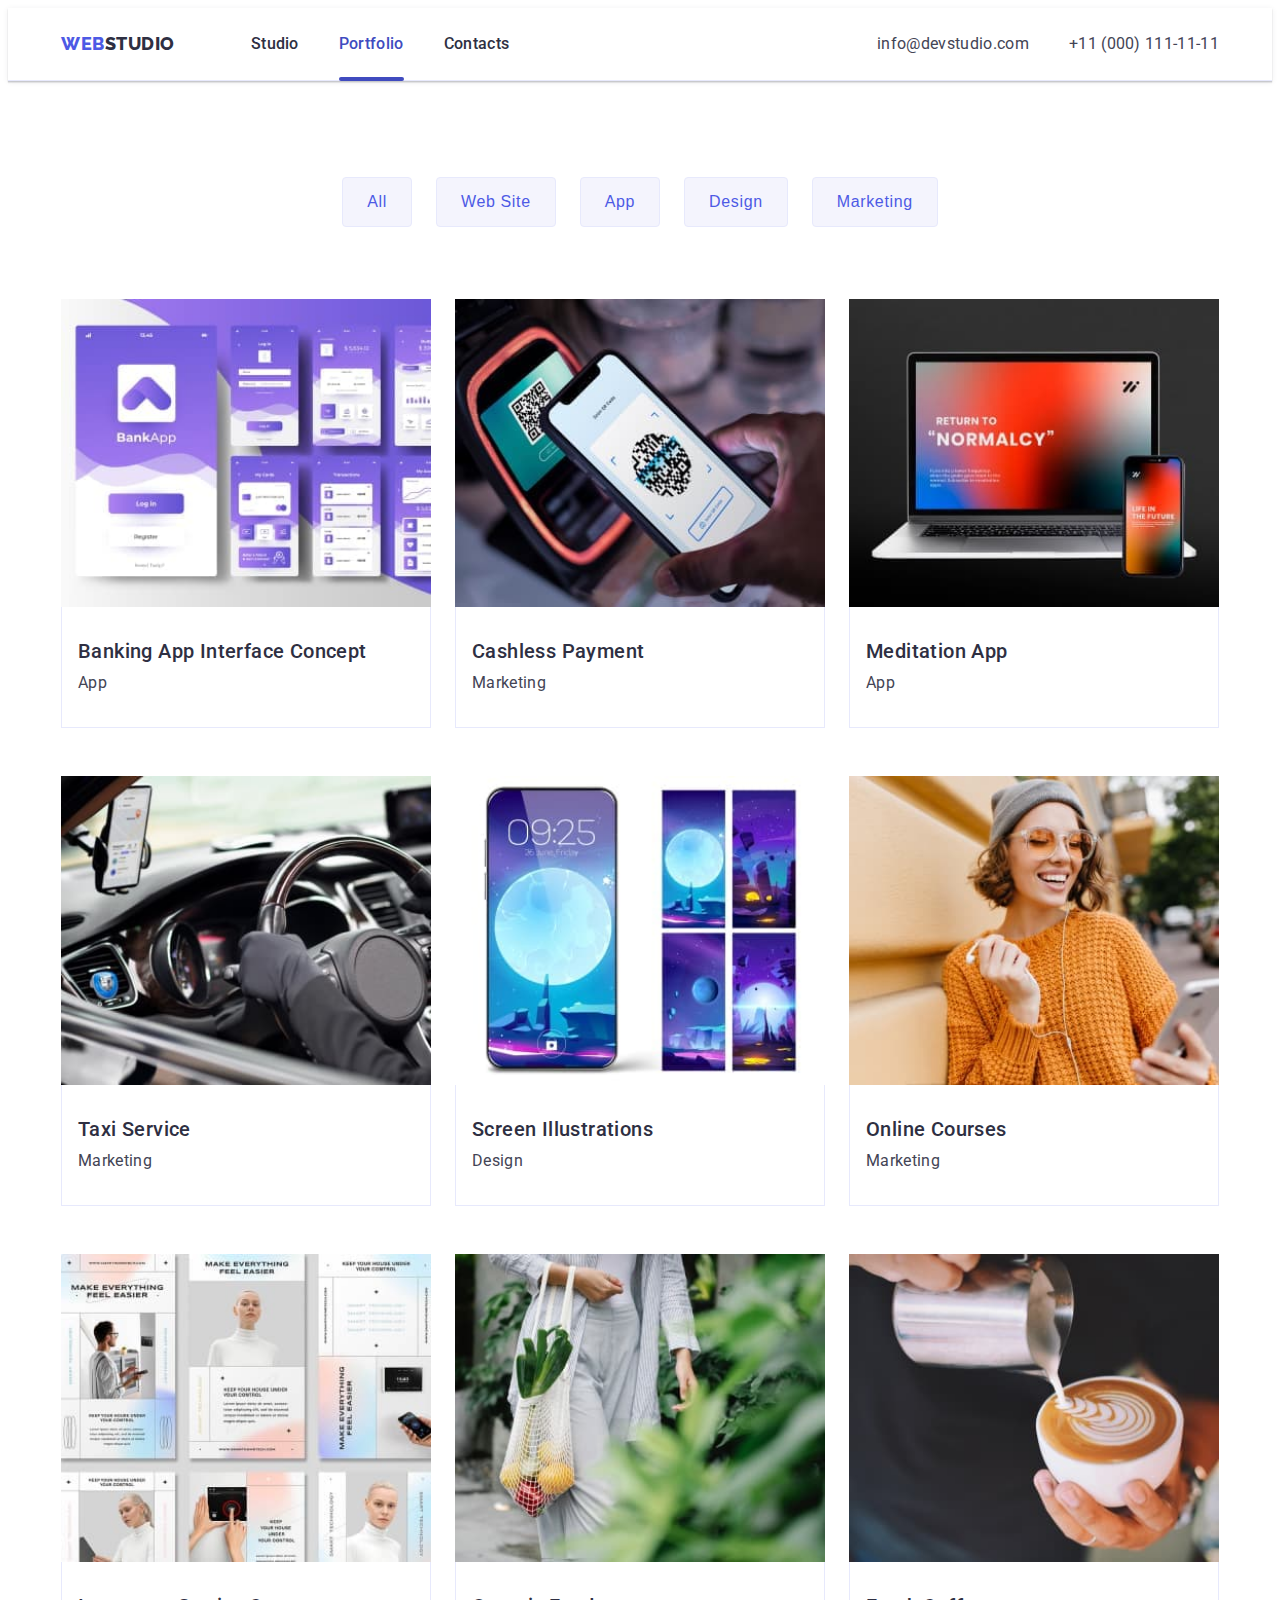
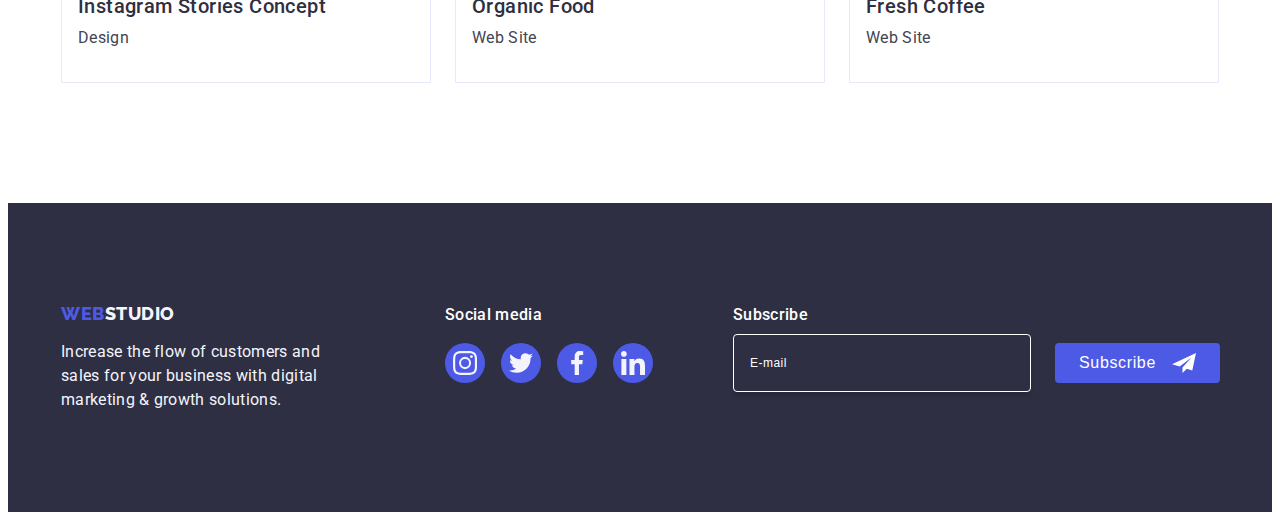
<file: portfolio.html>
<!DOCTYPE html>
<html lang="en">
  <head>
    <meta charset="UTF-8" />
    <meta name="viewport" content="width=device-width, initial-scale=1.0" />
    <link rel="preconnect" href="https://fonts.googleapis.com" />
    <link rel="preconnect" href="https://fonts.gstatic.com" crossorigin />
    <link
      href="https://fonts.googleapis.com/css2?family=Raleway:wght@800&family=Roboto:wght@400;500;700;900&display=swap"
      rel="stylesheet"
    />
    <link
      rel="stylesheet"
      href="https://cdnjs.cloudflare.com/ajax/libs/modern-normalize/2.0.0/modern-normalize.min.css"
      integrity="sha512-4xo8blKMVCiXpTaLzQSLSw3KFOVPWhm/TRtuPVc4WG6kUgjH6J03IBuG7JZPkcWMxJ5huwaBpOpnwYElP/m6wg=="
      crossorigin="anonymous"
      referrerpolicy="no-referrer"
    />
    <link rel="stylesheet" href="./css/styles.css" />
    <title>Studio</title>
  </head>

  <body>
    <div class="page-container">
      <!-- Header -->
      <header class="header">
        <div class="container">
          <nav class="header-nav">
            <a class="logo" href="./index.html"
              >Web<span class="logo-studio-b">Studio</span></a
            >
            <ul class="nav-list body-medium">
              <li class="nav-list-item">
                <a href="./index.html" class="nav-list-link">Studio</a>
              </li>
              <li class="nav-list-item">
                <a href="./portfolio.html" class="nav-list-link current"
                  >Portfolio</a
                >
              </li>
              <li class="nav-list-item">
                <a href="" class="nav-list-link">Contacts</a>
              </li>
            </ul>
          </nav>
          <address class="contacts body-text">
            <ul class="contacts-list">
              <li class="contacts-item">
                <a class="contacts-link" href="mailto:info@devstudio.com"
                  >info@devstudio.com</a
                >
              </li>
              <li class="contacts-item">
                <a class="contacts-link" href="tel:+110001111111"
                  >+11 (000) 111-11-11</a
                >
              </li>
            </ul>
          </address>
        </div>
      </header>
      <!-- Main -->
      <main>
        <section class="portfolio">
          <div class="container">
            <h1 class="visually-hidden">Lorem ipsum dolor sit amet.</h1>
            <!-- Filter -->
            <ul class="filter">
              <li class="filter-item">
                <button class="filter-btn button-text" type="button">
                  All
                </button>
              </li>
              <li class="filter-item">
                <button class="filter-btn button-text" type="button">
                  Web Site
                </button>
              </li>
              <li class="filter-item">
                <button class="filter-btn button-text" type="button">
                  App
                </button>
              </li>
              <li class="filter-item">
                <button class="filter-btn button-text" type="button">
                  Design
                </button>
              </li>
              <li class="filter-item">
                <button class="filter-btn button-text" type="button">
                  Marketing
                </button>
              </li>
            </ul>
            <!-- Products -->
            <ul class="portfolio-list">
              <!-- Item 1 -->
              <li class="portf-item">
                <a class="portf-link" href="">
                  <div class="portf-box">
                    <img
                      src="./images/portf1.jpg"
                      alt="Banking App Interface Concept"
                      width="360"
                    />
                    <p class="overlay body-text">
                      14 Stylish and User-Friendly App Design Concepts · Task
                      Manager App · Calorie Tracker App · Exotic Fruit Ecommerce
                      App · Cloud Storage App
                    </p>
                  </div>
                  <div class="portf-info">
                    <h2 class="portf-name header-three">
                      Banking App Interface Concept
                    </h2>
                    <p class="portf-desc body-text">App</p>
                  </div>
                </a>
              </li>
              <!-- Item 2 -->
              <li class="portf-item">
                <a class="portf-link" href="">
                  <div class="portf-box">
                    <img
                      src="./images/portf2.jpg"
                      alt="Cashless Payment"
                      width="360"
                    />
                    <p class="overlay body-text">
                      14 Stylish and User-Friendly App Design Concepts · Task
                      Manager App · Calorie Tracker App · Exotic Fruit Ecommerce
                      App · Cloud Storage App
                    </p>
                  </div>
                  <div class="portf-info">
                    <h2 class="portf-name header-three">Cashless Payment</h2>
                    <p class="portf-desc body-text">Marketing</p>
                  </div>
                </a>
              </li>
              <!-- Item 3 -->
              <li class="portf-item">
                <a class="portf-link" href="">
                  <div class="portf-box">
                    <img
                      src="./images/portf3.jpg"
                      alt="Meditation App"
                      width="360"
                    />
                    <p class="overlay body-text">
                      14 Stylish and User-Friendly App Design Concepts · Task
                      Manager App · Calorie Tracker App · Exotic Fruit Ecommerce
                      App · Cloud Storage App
                    </p>
                  </div>
                  <div class="portf-info">
                    <h2 class="portf-name header-three">Meditation App</h2>
                    <p class="portf-desc body-text">App</p>
                  </div>
                </a>
              </li>
              <!-- Item 4 -->
              <li class="portf-item">
                <a class="portf-link" href="">
                  <div class="portf-box">
                    <img
                      src="./images/portf4.jpg"
                      alt="Taxi Service"
                      width="360"
                    />
                    <p class="overlay body-text">
                      14 Stylish and User-Friendly App Design Concepts · Task
                      Manager App · Calorie Tracker App · Exotic Fruit Ecommerce
                      App · Cloud Storage App
                    </p>
                  </div>
                  <div class="portf-info">
                    <h2 class="portf-name header-three">Taxi Service</h2>
                    <p class="portf-desc body-text">Marketing</p>
                  </div>
                </a>
              </li>
              <!-- Item 5 -->
              <li class="portf-item">
                <a class="portf-link" href="">
                  <div class="portf-box">
                    <img
                      src="./images/portf5.jpg"
                      alt="Screen Illustrations"
                      width="360"
                    />
                    <p class="overlay body-text">
                      14 Stylish and User-Friendly App Design Concepts · Task
                      Manager App · Calorie Tracker App · Exotic Fruit Ecommerce
                      App · Cloud Storage App
                    </p>
                  </div>
                  <div class="portf-info">
                    <h2 class="portf-name header-three">
                      Screen Illustrations
                    </h2>
                    <p class="portf-desc body-text">Design</p>
                  </div>
                </a>
              </li>
              <!-- Item 6 -->
              <li class="portf-item">
                <a class="portf-link" href="">
                  <div class="portf-box">
                    <img
                      src="./images/portf6.jpg"
                      alt="Online Courses"
                      width="360"
                    />
                    <p class="overlay body-text">
                      14 Stylish and User-Friendly App Design Concepts · Task
                      Manager App · Calorie Tracker App · Exotic Fruit Ecommerce
                      App · Cloud Storage App
                    </p>
                  </div>
                  <div class="portf-info">
                    <h2 class="portf-name header-three">Online Courses</h2>
                    <p class="portf-desc body-text">Marketing</p>
                  </div>
                </a>
              </li>
              <!-- Item 7 -->
              <li class="portf-item">
                <a class="portf-link" href="">
                  <div class="portf-box">
                    <img
                      src="./images/portf7.jpg"
                      alt="Instagram Stories Concept"
                      width="360"
                    />
                    <p class="overlay body-text">
                      14 Stylish and User-Friendly App Design Concepts · Task
                      Manager App · Calorie Tracker App · Exotic Fruit Ecommerce
                      App · Cloud Storage App
                    </p>
                  </div>
                  <div class="portf-info">
                    <h2 class="portf-name header-three">
                      Instagram Stories Concept
                    </h2>
                    <p class="portf-desc body-text">Design</p>
                  </div>
                </a>
              </li>
              <!-- Item 8 -->
              <li class="portf-item">
                <a class="portf-link" href="">
                  <div class="portf-box">
                    <img
                      src="./images/portf8.jpg"
                      alt="Organic Food"
                      width="360"
                    />
                    <p class="overlay body-text">
                      14 Stylish and User-Friendly App Design Concepts · Task
                      Manager App · Calorie Tracker App · Exotic Fruit Ecommerce
                      App · Cloud Storage App
                    </p>
                  </div>
                  <div class="portf-info">
                    <h2 class="portf-name header-three">Organic Food</h2>
                    <p class="portf-desc body-text">Web Site</p>
                  </div>
                </a>
              </li>
              <!-- Item 9 -->
              <li class="portf-item">
                <a class="portf-link" href="">
                  <div class="portf-box">
                    <img
                      src="./images/portf9.jpg"
                      alt="Fresh Coffee"
                      width="360"
                    />
                    <p class="overlay body-text">
                      14 Stylish and User-Friendly App Design Concepts · Task
                      Manager App · Calorie Tracker App · Exotic Fruit Ecommerce
                      App · Cloud Storage App
                    </p>
                  </div>
                  <div class="portf-info">
                    <h2 class="portf-name header-three">Fresh Coffee</h2>
                    <p class="portf-desc body-text">Web Site</p>
                  </div>
                </a>
              </li>
            </ul>
          </div>
        </section>
      </main>
      <!-- Footer -->
      <footer class="footer">
        <div class="container">
          <!-- Footer logo +slogan -->
          <div class="footer-box">
            <a class="logo" href="./index.html"
              >Web<span class="logo-studio-w">Studio</span></a
            >
            <p class="footer-desc body-text">
              Increase the flow of customers and sales for your business with
              digital marketing & growth solutions.
            </p>
          </div>
          <!-- Footer socials -->
          <div class="footer-social">
            <p class="body-medium">Social media</p>
            <ul class="footer-links">
              <li class="link-wrapper">
                <a href="https://www.instagram.com/" class="footer-link">
                  <svg class="footer-icon" width="24" height="24">
                    <use href="./images/icons.svg#icon-instagram"></use>
                  </svg>
                </a>
              </li>
              <li class="link-wrapper">
                <a href="https://twitter.com/" class="footer-link">
                  <svg class="footer-icon" width="24" height="24">
                    <use href="./images/icons.svg#icon-twitter"></use>
                  </svg>
                </a>
              </li>
              <li class="link-wrapper">
                <a href="https://www.facebook.com/" class="footer-link">
                  <svg class="footer-icon" width="24" height="24">
                    <use href="./images/icons.svg#icon-facebook"></use>
                  </svg>
                </a>
              </li>
              <li class="link-wrapper">
                <a href="https://www.linkedin.com/" class="footer-link">
                  <svg class="footer-icon" width="24" height="24">
                    <use href="./images/icons.svg#icon-linkedin"></use>
                  </svg>
                </a>
              </li>
            </ul>
          </div>
          <!-- Footer form -->
          <div class="subscribe">
            <p class="subscribe-title body-medium">Subscribe</p>
            <form class="subscribe-form" name="subscribe-form">
              <label class="subscribe-box">
                <input
                  class="email-box"
                  type="email"
                  name="subscriber-email"
                  placeholder="E-mail"
                />
              </label>
              <button class="subscribe-btn button-text" type="submit">
                Subscribe
                <svg class="subscribe-icon" width="24" height="24">
                  <use href="./images/icons.svg#subscribe-icon"></use>
                </svg>
              </button>
            </form>
          </div>
        </div>
      </footer>
    </div>
  </body>
</html>
</file>
<file: css/styles.css>
/* Reset start */
h1,
h2,
h3,
h4,
h5,
h6,
p {
  margin: 0;
}

ul {
  margin: 0;
  padding: 0;
}

a {
  text-decoration: none;
}

li {
  list-style: none;
}

img {
  display: block;
  max-width: 100%;
  min-width: 100%;
  height: auto;
}

button {
  border: none;
  cursor: pointer;
}

/* Reset end */

/* Animation */
:root {
  --animation: 250ms cubic-bezier(0.4, 0, 0.2, 1);
}

/* Colors */
:root {
  --iris: #4d5ae5;
  --ocean: #404bbf;
  --navyblue: #2e2f42;
  --green: #31d0aa;
  --slate: #434455;
  --lightslate: #8e8f99;
  --cornflower: #e7e9fc;
  --cloud: #f4f4fd;
  --navyblue-modal: #2e2f4266;
  --grey: #2e2f42b2;
  --white: #ffffff;
  --dairy: #fcfcfc;
}

/* Typography */
.header-one {
  font-size: 56px;
  font-weight: 700;
  line-height: 1.07;
  letter-spacing: 0.02em;
}

.header-two {
  font-size: 36px;
  font-weight: 700;
  line-height: 1.11;
  text-transform: capitalize;
  letter-spacing: 0.02em;
}

.header-three {
  font-size: 20px;
  font-weight: 500;
  line-height: 1.2;
  letter-spacing: 0.02em;
}

.body-text {
  font-size: 16px;
  font-weight: 400;
  line-height: 1.5;
  letter-spacing: 0.02em;
}

.small-text {
  font-size: 12px;
  font-weight: 400;
  line-height: 1.17;
  letter-spacing: 0.04em;
}

.body-medium {
  font-size: 16px;
  font-weight: 500;
  line-height: 1.5;
  letter-spacing: 0.02em;
}

.button-text {
  font-size: 16px;
  font-weight: 500;
  line-height: 1.5;
  letter-spacing: 0.04em;
}

.link-text {
  font-size: 12px;
  font-weight: 400;
  line-height: 1.33;
  letter-spacing: 0.04em;
  text-decoration-line: underline;
}

/* Body Style */
body {
  color: var(--slate);
  background-color: var(--white);
  font-family: Roboto, sans-serif;
}

main {
  flex-grow: 1;
}

.page-container {
  min-height: 100vh;
  display: flex;
  flex-direction: column;
}

.container {
  min-width: 320px;
  max-width: 428px;
  padding: 0 15px;
  margin: 0 auto;
}
@media screen and (min-width: 768px) {
  .container {
    min-width: 768px;
  }
}
@media screen and (min-width: 1158px) {
  .container {
    min-width: 1158px;
  }
}

.visually-hidden {
  position: absolute;
  width: 1px;
  height: 1px;
  margin: -1px;
  border: 0;
  padding: 0;
  white-space: nowrap;
  clip-path: inset(100%);
  clip: rect(0 0 0 0);
  overflow: hidden;
}

.current {
  color: var(--ocean);
}

/* Hedder */
header {
  height: 72px;
  background-color: var(--white);
  display: flex;
  border-bottom: 1px solid var(--cornflower);
  box-shadow: 0px 1px 6px 0px rgba(46, 47, 66, 0.08),
    0px 1px 1px 0px rgba(46, 47, 66, 0.16),
    0px 2px 1px 0px rgba(46, 47, 66, 0.08);
}

.header .container {
  display: inline-flex;
  justify-content: space-between;
}
@media screen and (max-width: 767.98px) {
  .header .container {
    width: 100vw;
  }
}

.header-nav {
  display: flex;
  align-items: center;
  padding: 24px 0;
}

.nav-list {
  display: inline-flex;
  gap: 40px;
}
@media screen and (max-width: 767.98px) {
  .nav-list {
    display: none;
  }
}

.logo {
  color: var(--iris);
  font-family: Raleway, sans-serif;
  font-size: 18px;
  font-weight: 800;
  line-height: 1.17;
  letter-spacing: 0.03em;
  text-transform: uppercase;
  text-decoration: none;
  display: inline-block;
}

.header .logo {
  padding: 24px 0;
  margin: 0 76px 0 0;
}
@media screen and (max-width: 767.98px) {
  .header .logo {
    margin: 0;
  }
}

.logo-studio-b {
  color: var(--navyblue);
}

.nav-list-item {
}

.nav-list-link {
  position: relative;
  color: var(--navyblue);
  padding: 24px 0;
  display: block;
  transition: color var(--animation);
}

.nav-list-link.current {
  color: var(--ocean);
}

.nav-list-link::after {
  content: '';
  position: absolute;
  bottom: -1px;
  left: 0;
  display: block;
  width: 100%;
  height: 4px;
  border-radius: 2px;
}

.nav-list-link:hover,
.nav-list-link:focus {
  color: var(--ocean);
}

.nav-list-link.current::after {
  background-color: var(--ocean);
}

.contacts {
  font-style: normal;
  color: var(--slate);
  padding: 24px 0;
}
@media screen and (max-width: 767.98px) {
  .contacts {
    display: none;
  }
}
@media screen and (max-width: 1157.98px) {
  .contacts {
    flex-wrap: wrap;
    flex-direction: column;
    padding: 0;
    font-size: 12px;
    font-weight: 400;
    line-height: 1.17;
  }
}

.contacts:hover,
.contacts:focus {
  color: var(--ocean);
}

.contacts-list {
  display: flex;
  flex-direction: row;
  gap: 40px;
}
@media screen and (max-width: 1157.98px) {
  .contacts-list {
    flex-direction: column;
    gap: 12px;
    padding: 16px 0;
  }
}

.contacts-item {
  transition: color var(--animation);
}

.contacts-link {
  color: var(--slate);
  transition: color var(--animation);
}
.contacts-link:hover,
.contacts-link:focus {
  color: var(--ocean);
}

/* Footer */

.footer {
  padding: 96px 0;
  background-color: var(--navyblue);
}
@media screen and (min-width: 1158px) {
  .footer {
    padding: 100px 0;
  }
}

@media screen and (min-width: 768px) and (max-width: 1157.98px) {
  .footer .container {
    min-width: 552px;
    padding: 0 16px;
  }
}
@media screen and (min-width: 1158px) {
  .footer .container {
    display: flex;
    align-items: baseline;
  }
}

.footer .logo {
  margin-bottom: 16px;
}

.logo-studio-w {
  color: var(--cloud);
}

.footer-box {
  margin-bottom: 72px;
  display: flex;
  flex-direction: column;
}
@media screen and (max-width: 767.98px) {
  .footer-box {
    align-items: center;
  }
}
@media screen and (min-width: 768px) {
  .footer-box {
    display: inline-flex;
    margin-right: 24px;
  }
}
@media screen and (min-width: 1158px) {
  .footer-box {
    margin: 0 120px 0 0;
  }
}

.footer-desc {
  color: var(--cloud);
  width: 264px;
}
@media screen and (max-width: 767.98px) {
  .footer-desc {
    width: 268px;
  }
}

.footer-social {
  color: var(--white);
  margin: 0 0 72px 0;
}
@media screen and (min-width: 768px) and (max-width: 1157.98px) {
  .footer-social {
    display: inline-flex;
    flex-direction: column;
  }
}
@media screen and (min-width: 1158px) {
  .footer-social {
    margin: 0 80px 0 0;
  }
}

.footer-links {
  display: flex;
  align-items: center;
  gap: 16px;
}
@media screen and (max-width: 767.98px) {
  .footer-links {
    justify-content: center;
  }
}

.footer-link:active {
  background-color: var(--green);
}
@media (hover: hover) {
  .footer-link:hover,
  .footer-link:focus {
    background-color: var(--green);
  }
}

.footer-social .body-medium {
  /* width: 264px; */
  margin: 0 0 16px 0;
  text-align: center;
}
@media screen and (min-width: 768px) {
  .footer-social .body-medium {
    text-align: left;
  }
}

.footer-icon {
  fill: var(--cloud);
}

.footer-link {
  width: 100%;
  height: 100%;
  display: flex;
  justify-content: center;
  align-items: center;
  background-color: var(--iris);
  border-radius: 50%;
  transition: background-color var(--animation);
}

.subscribe-title {
  color: var(--white);
  margin: 0 0 16px 0;
  text-align: center;
}
@media screen and (min-width: 768px) {
  .subscribe-title {
    text-align: left;
  }
}

.subscribe-form {
  display: flex;
  flex-direction: column;
  align-items: center;
  gap: 16px;
}
@media screen and (min-width: 768px) {
  .subscribe-form {
    flex-direction: row;
    gap: 24px;
    height: 40px;
  }
}

.subscribe-box {
}

.email-box {
  color: var(--white);
  font-size: 12px;
  line-height: 1.5;
  letter-spacing: 0.04em;
  background-color: transparent;
  border-radius: 4px;
  border: 1px solid var(--white);
  box-shadow: 0px 4px 4px 0px rgba(0, 0, 0, 0.15);
  height: 40px;
  width: 90vw;
  max-width: 428px;
  padding: 8px 16px;
  outline: transparent;
}
@media screen and (min-width: 768px) {
  .email-box {
    width: 264px;
  }
}
.email-box::placeholder {
  color: var(--white);
}

.subscribe-btn {
  color: var(--white);
  background-color: var(--iris);
  border-radius: 4px;
  min-width: 165px;
  padding: 8px 24px;
  display: flex;
  justify-content: center;
  align-items: center;
  transition: background-color var(--animation);
}

.subscribe-btn:hover,
.subscribe-btn:focus {
  background-color: var(--ocean);
}

.subscribe-icon {
  fill: var(--white);
  margin: 0 0 0 16px;
}

/* Studio */
.hero {
  background-color: var(--navyblue);
  background-repeat: no-repeat;
  background-size: cover;
  color: var(--white);
  padding: 112px 0;
  text-align: center;
  margin: 0 auto;
  background-position: center;
  max-width: 1440px;
  background-image: linear-gradient(
      rgba(46, 47, 66, 0.7),
      rgba(46, 47, 66, 0.7)
    ),
    url(../images/bg-image_mob@1x.jpg);
}
@media screen and (min-device-pixel-ratio: 2),
  screen and (min-resolution: 192dpi),
  screen and (min-resolution: 2dppx) {
  .hero {
    background-image: linear-gradient(
        rgba(46, 47, 66, 0.7),
        rgba(46, 47, 66, 0.7)
      ),
      url(../images/bg-image_mob@2x.jpg);
  }
}
@media screen and (min-width: 768px) {
  .hero {
    background-image: linear-gradient(
        rgba(46, 47, 66, 0.7),
        rgba(46, 47, 66, 0.7)
      ),
      url(../images/bg-image_tab@1x.jpg);
  }
  @media screen and (min-device-pixel-ratio: 2),
    screen and (min-resolution: 192dpi),
    screen and (min-resolution: 2dppx) {
    .hero {
      background-image: linear-gradient(
          rgba(46, 47, 66, 0.7),
          rgba(46, 47, 66, 0.7)
        ),
        url(../images/bg-image_tab@2x.jpg);
    }
  }
}
@media screen and (min-width: 1158px) {
  .hero {
    padding: 188px 0;
    background-image: linear-gradient(
        rgba(46, 47, 66, 0.7),
        rgba(46, 47, 66, 0.7)
      ),
      url(../images/bg-image_desk@1x.jpg);
  }
  @media screen and (min-device-pixel-ratio: 2),
    screen and (min-resolution: 192dpi),
    screen and (min-resolution: 2dppx) {
    .hero {
      background-image: linear-gradient(
          rgba(46, 47, 66, 0.7),
          rgba(46, 47, 66, 0.7)
        ),
        url(../images/bg-image_desk@2x.jpg);
    }
  }
}

.hero-title {
  max-width: 320px;
  margin: 0 auto 72px auto;
}
@media screen and (min-width: 768px) {
  .hero-title {
    font-size: 56px;
    line-height: 1.07;
    max-width: 496px;
    margin: 0 auto 36px auto;
  }
}
@media screen and (min-width: 1158px) {
  .hero-title {
    margin: 0 auto 48px auto;
  }
}

.hero-button {
  color: var(--white);
  background-color: var(--iris);
  border-radius: 4px;
  box-shadow: 0px 4px 4px 0px rgba(0, 0, 0, 0.15);
  text-align: center;
  min-width: 169px;
  display: block;
  margin: 0 auto;
  padding: 16px 32px;
  transition: background-color var(--animation);
}

.hero-button:hover,
.hero-button:focus {
  background-color: var(--ocean);
}

/* Section 2 */

.features {
  padding: 96px 0;
}
@media screen and (min-width: 1158px) {
  .features {
    padding: 120px 0;
  }
}

.feature-list {
}
@media screen and (max-width: 767.98px) {
  .feature-list :not(:last-of-type) {
    margin-bottom: 72px;
  }
}
@media screen and (min-width: 768px) {
  .feature-list {
    display: flex;
    flex-wrap: wrap;
    row-gap: 72px;
    column-gap: 24px;
    margin-bottom: 0;
  }
}

.feature-desc {
  color: var(--slate);
}
@media screen and (min-width: 1158px) {
  .feature-desc {
    font-weight: 400;
  }
}

.feature-item {
}
@media screen and (min-width: 768px) {
  .feature-item {
    flex-basis: calc((100% - 24px) / 2);
  }
}
@media screen and (min-width: 1158px) {
  .feature-item {
    flex-basis: calc((100% - 72px) / 4);
  }
}

.feature-icon-wrapper {
  display: none;
}
@media screen and (min-width: 1158px) {
  .feature-icon-wrapper {
    display: contents;
    width: 264px;
    height: 112px;
    border-radius: 4px;
    background: var(--cloud);
    margin: 0 0 8px 0;
    display: flex;
    justify-content: center;
    align-items: center;
  }
}

.features-icon {
}

.feature-name {
  color: var(--navyblue);
  margin: 0 0 8px 0;
}
@media screen and (max-width: 767.98px) {
  .feature-name {
    text-align: center;
  }
}
@media screen and (min-width: 1158px) {
  .feature-name {
    font-size: 20px;
    font-weight: 500;
    line-height: 1.2;
    text-transform: none;
  }
}

/* Section 3 */
.wawd {
  display: none;
}
@media screen and (min-width: 1158px) {
  .wawd {
    display: block;
    padding: 0 0 120px 0;
  }
  .wawd-list {
    display: flex;
    gap: 24px;
  }
  .wawd-titel {
    color: var(--navyblue);
    text-align: center;
    margin: 0 0 72px 0;
  }
  .wawd-item {
    flex-basis: calc((100% - 48px) / 3);
  }
}

/* Section 4 */
.team {
  background-color: var(--cloud);
  padding: 96px 0;
}
@media screen and (min-width: 1158px) {
  .team {
    padding: 120px 0;
  }
}

.team-title {
  text-align: center;
  color: var(--navyblue);
  margin: 0 0 72px 0;
}

.team-list {
}
@media screen and (min-width: 768px) {
  .team-list {
    display: flex;
    justify-content: center;
    flex-wrap: wrap;
    column-gap: 24px;
    row-gap: 64px;
  }
}

.team-item {
  background-color: var(--white);
  width: 264px;
  border-radius: 0px 0px 4px 4px;
  text-align: center;
  box-shadow: 0px 2px 1px 0px rgba(46, 47, 66, 0.08),
    0px 1px 1px 0px rgba(46, 47, 66, 0.16),
    0px 1px 6px 0px rgba(46, 47, 66, 0.08);
}
@media screen and (max-width: 767.98px) {
  .team-item {
    margin-right: auto;
    margin-left: auto;
  }
  .team-item:not(:last-child) {
    margin-bottom: 72px;
  }
}
@media screen and (min-width: 1158px) {
  .team-item {
    flex-basis: calc((100% - 72px) / 4);
  }
}

.card-cont {
  padding: 32px 0;
}

.cont-name {
  margin: 0 0 8px 0;
}

.team-desc {
  color: var(--slate);
  margin: 0 0 8px 0;
}

.team-card-links {
  display: flex;
  justify-content: center;
  align-items: center;
  gap: 24px;
}

.link-wrapper {
  width: 40px;
  height: 40px;
}

.social-link {
  width: 100%;
  height: 100%;
  display: flex;
  justify-content: center;
  align-items: center;
  background-color: var(--iris);
  border-radius: 50%;
  transition: background-color var(--animation);
}

.card-icon {
  fill: var(--cloud);
}

.team-list .social-link:hover,
.team-list .social-link:focus {
  background-color: var(--ocean);
}

/* Section 5 */
.customers {
  background: #fff;
  padding: 96px 0;
}
@media screen and (min-width: 1158px) {
  .customers {
    padding: 120px 0;
  }
}

.customers-title {
  text-align: center;
  margin: 0 0 72px 0;
  color: var(--navyblue);
}

.customers-list {
  display: flex;
  flex-wrap: wrap;
  justify-content: center;
  column-gap: 16px;
  row-gap: 72px;
}
@media screen and (min-width: 768px) {
  .customers-list {
    column-gap: 24px;
  }
}
@media screen and (min-width: 1158px) {
  .customers-list {
    flex-wrap: nowrap;
  }
}

.customers-item {
  flex-basis: calc((100% - 16px) / 2);
}
@media screen and (min-width: 768px) {
  .customers-item {
    flex-basis: calc((100% - 234px) / 3);
  }
}

.customers-link {
  height: 88px;
  display: flex;
  justify-content: center;
  align-items: center;
  border-radius: 4px;
  border: 1px solid var(--lightslate);
  color: var(--lightslate);
  transition: border-color var(--animation), color var(--animation);
}

.customers-logo-icon {
  width: 110px;
  fill: currentColor;
  justify-content: center;
  align-items: center;
}
@media screen and (min-width: 768px) {
  .customers-logo-icon {
    width: 104px;
  }
}

.customers-link:active {
  border-color: var(--ocean);
  color: var(--ocean);
}
@media (hover: hover) {
  .customers-link:hover,
  .customers-link:focus {
    border-color: var(--ocean);
    color: var(--ocean);
  }
}
/* Portfolio */

.portfolio {
  padding: 96px 0 120px 0;
}

.filter {
  display: flex;
  justify-content: center;
  gap: 24px;
  margin: 0px 0 72px 0;
}

.filter-btn {
  color: var(--iris);
  background-color: var(--cloud);
  border: 1px solid var(--cornflower);
  border-radius: 4px;
  padding: 12px 24px;
  transition: color var(--animation), background-color var(--animation),
    border-color var(--animation), box-shadow var(--animation);
}

.filter-btn:hover,
.filter-btn:focus {
  color: var(--white);
  background-color: var(--ocean);
  border-color: transparent;
  box-shadow: 0px 2px 2px 0px rgba(0, 0, 0, 0.12),
    0px 2px 1px 0px rgba(0, 0, 0, 0.08), 0px 3px 1px 0px rgba(0, 0, 0, 0.1);
}

.portfolio-list {
  display: flex;
  flex-wrap: wrap;
  row-gap: 48px;
  column-gap: 24px;
}

.portf-item {
  flex-basis: calc((100% - 48px) / 3);
  color: var(--grey);
}

.portf-link {
  display: block;
  transition: box-shadow var(--animation);
}

.portf-link:hover .overlay,
.portf-link:focus .overlay {
  transform: translateY(0%);
  box-shadow: 0px 1px 6px rgba(46, 47, 66, 0.08),
    0px 1px 1px rgba(46, 47, 66, 0.16), 0px 2px 1px rgba(46, 47, 66, 0.08);
}

.portf-link:hover,
.portf-link:focus {
  box-shadow: 0px 1px 6px rgba(46, 47, 66, 0.08),
    0px 1px 1px rgba(46, 47, 66, 0.16), 0px 2px 1px rgba(46, 47, 66, 0.08);
}

.portf-box {
  position: relative;
  overflow: hidden;
}

.overlay {
  display: block;
  position: absolute;
  top: 0;
  left: 0;
  color: var(--cloud);
  padding: 40px 32px;
  transform: translateY(100%);
  transition: transform var(--animation);
  width: 100%;
  height: 100%;
  background-color: var(--iris);
}

.portf-info {
  padding: 32px 16px;
  border: 1px solid var(--cornflower);
  border-top: none;
}

.portf-name {
  color: var(--navyblue);
  margin: 0 0 8px 0;
}

.portf-desc {
  color: var(--slate);
}

/* Modal window */

.backdrop {
  position: fixed;
  top: 0;
  left: 0;
  width: 100%;
  height: 100%;
  background-color: var(--navyblue-modal);
  transition: opacity var(--animation), visibility var(--animation);
}

.backdrop.is-hidden {
  opacity: 0;
  pointer-events: none;
  visibility: hidden;
}

.modal-window {
  position: absolute;
  top: 50%;
  left: 50%;
  transform: translate(-50%, -50%) scale(1);
  width: 100vw;
  max-width: 392px;
  padding: 72px 16px 24px 16px;
  border-radius: 4px;
  background-color: var(--dairy, #fcfcfc);
  box-shadow: 0px 2px 1px 0px rgba(0, 0, 0, 0.2),
    0px 1px 3px 0px rgba(0, 0, 0, 0.12), 0px 1px 1px 0px rgba(0, 0, 0, 0.14);
  transition: transform var(--animation);
}
@media screen and (min-width: 768px) {
  .modal-window {
    width: 408px;
    padding: 72px 24px 24px 24px;
  }
}

.order-form {
  color: var(--lightslate);
}

.order-form-item {
  margin: 0 0 8px 0;
}

.modal-title {
  color: var(--navyblue);
  display: block;
  text-align: center;
  margin: 0 0 16px 0;
}

.modal-form-box {
  position: relative;
}

.modal-form-input,
.form-comment {
  width: 100%;
  height: 40px;
  color: var(--navyblue-modal);
  border-radius: 4px;
  border: 1px solid var(--navyblue-modal);
  background-color: transparent;
}

.modal-form-input {
  position: relative;
  padding: 10px 38px;
  outline: transparent;
  transition: border-color var(--animation);
}

.modal-form-input:focus {
  border-color: var(--iris);
}

.modal-form-icon {
  fill: var(--navyblue);
  position: absolute;
  top: 50%;
  left: 16px;

  transform: translateY(-50%);
  pointer-events: none;
  transition: fill var(--animation);
}

.modal-form-input:focus + .modal-form-icon {
  fill: var(--iris);
}

.form-label {
  display: block;
  margin-bottom: 4px;
}

.comment {
  margin: 0 0 16px 0;
}

.form-comment {
  width: 100%;
  height: 120px;
  resize: none;
  padding: 8px 16px;

  border-radius: 4px;
  border: 1px solid var(--navyblue-modal);
  background-color: transparent;
  outline: transparent;

  transition: border-color var(--animation);
}

.form-comment:focus {
  border-color: var(--iris);
}

.form-comment::placeholder {
  color: var(--navyblue-modal);
}

.policy {
  margin: 0 0 24px 0;
}

.policy-agreement {
  display: inline-flex;
  align-items: center;
}

.policy-checkbox {
  display: inline-flex;
  align-items: center;
  justify-content: center;
  fill: transparent;

  color: transparent;
  width: 16px;
  height: 16px;
  border: 1px solid var(--navyblue-modal);
  border-radius: 2px;
  margin: 0 8px 0 0;

  transition: background-color var(--animation), border var(--animation),
    fill var(--animation);
}

.checkbox:checked + .policy-agreement .policy-checkbox {
  background-color: var(--ocean);
  border: none;
  fill: var(--cloud);
}

.policy-checkbox-icon {
  width: 16px;
  height: 16px;
}

.policy-text {
}

.policy-link {
  color: var(--iris);
}

.order-form button {
  height: 56px;
  margin: 0 auto;
}

.modal-button {
  display: flex;
  justify-content: center;
  align-items: center;
  position: absolute;
  top: 24px;
  right: 24px;
  padding: 0;
  width: 24px;
  height: 24px;
  border: 1px solid #0000001a;
  border-radius: 50%;
  background-color: var(--cornflower);
  transition: background-color var(--animation), border var(--animation);
}

.modal-button:active {
  border: none;
  background-color: var(--ocean);
}
@media (hover: hover) {
  .modal-button:hover,
  .modal-button:focus {
    border: none;
    background-color: var(--ocean);
  }
}

.modal-btn-icon {
  fill: var(--navyblue);
  transition: fill var(var(--animation));
}

.modal-button:active .modal-btn-icon {
  fill: var(--white);
}
@media (hover: hover) {
  .modal-button:hover .modal-btn-icon,
  .modal-button:focus .modal-btn-icon {
    fill: var(--white);
  }
}

/* Mobile menu */
.menu-toggle {
  display: flex;
  align-items: center;
  padding: 0;
  background-color: transparent;
  transition: background-color var(--animation);
}
@media (min-width: 768px) {
  .menu-toggle {
    display: none;
  }
}

.menu-toggle:active {
  background-color: rgba(0, 0, 0, 0.1);
}
@media (hover: hover) {
  .menu-toggle:hover,
  .menu-toggle:focus {
    background-color: rgba(0, 0, 0, 0.1);
  }
}

.menu-container {
  position: fixed;
  top: 0;
  left: 0;
  display: flex;
  flex-direction: column;
  justify-content: space-between;
  width: 100vw;
  height: 100vh;
  padding: 80px 0 40px 40px;
  background-color: var(--white);
  z-index: 999;
  transform: translateX(100%);
  transition: transform var(--animation);
  background-color: var(--dairy);
}

.menu-container.is-open {
  transform: translateX(0);
}

.menu-container .menu-toggle {
  position: absolute;
  top: 16px;
  right: 16px;
  color: #fff;
}

.mobile-menu {
}

.mobile-menu-item:not(:last-child) {
  margin-bottom: 40px;
  transition: color var(--animation);
}

.mobile-menu-link {
  color: var(--navyblue);
}
.mobile-menu-link:active {
  color: var(--ocean);
}
@media (hover: hover) {
  .mobile-menu-link:hover,
  .mobile-menu-link:focus {
    color: var(--ocean);
  }
}

.menu-contacts {
  font-style: normal;
  margin-bottom: 48px;
}

.menu-contacts-item:not(:last-child) {
  margin-bottom: 40px;
}

.menu-contacts-phone {
  color: var(--ocean);
  font-size: 28px;
}

.menu-contacts-email {
  color: inherit;
}

.menu-contacts-email:active {
  color: var(--ocean);
}
@media (hover: hover) {
  .menu-contacts-email:hover,
  .menu-contacts-email:focus {
    color: var(--ocean);
  }
}

.mobile-menu-social {
  display: flex;
  justify-content: flex-start;
  gap: 36px;
}
</file>
